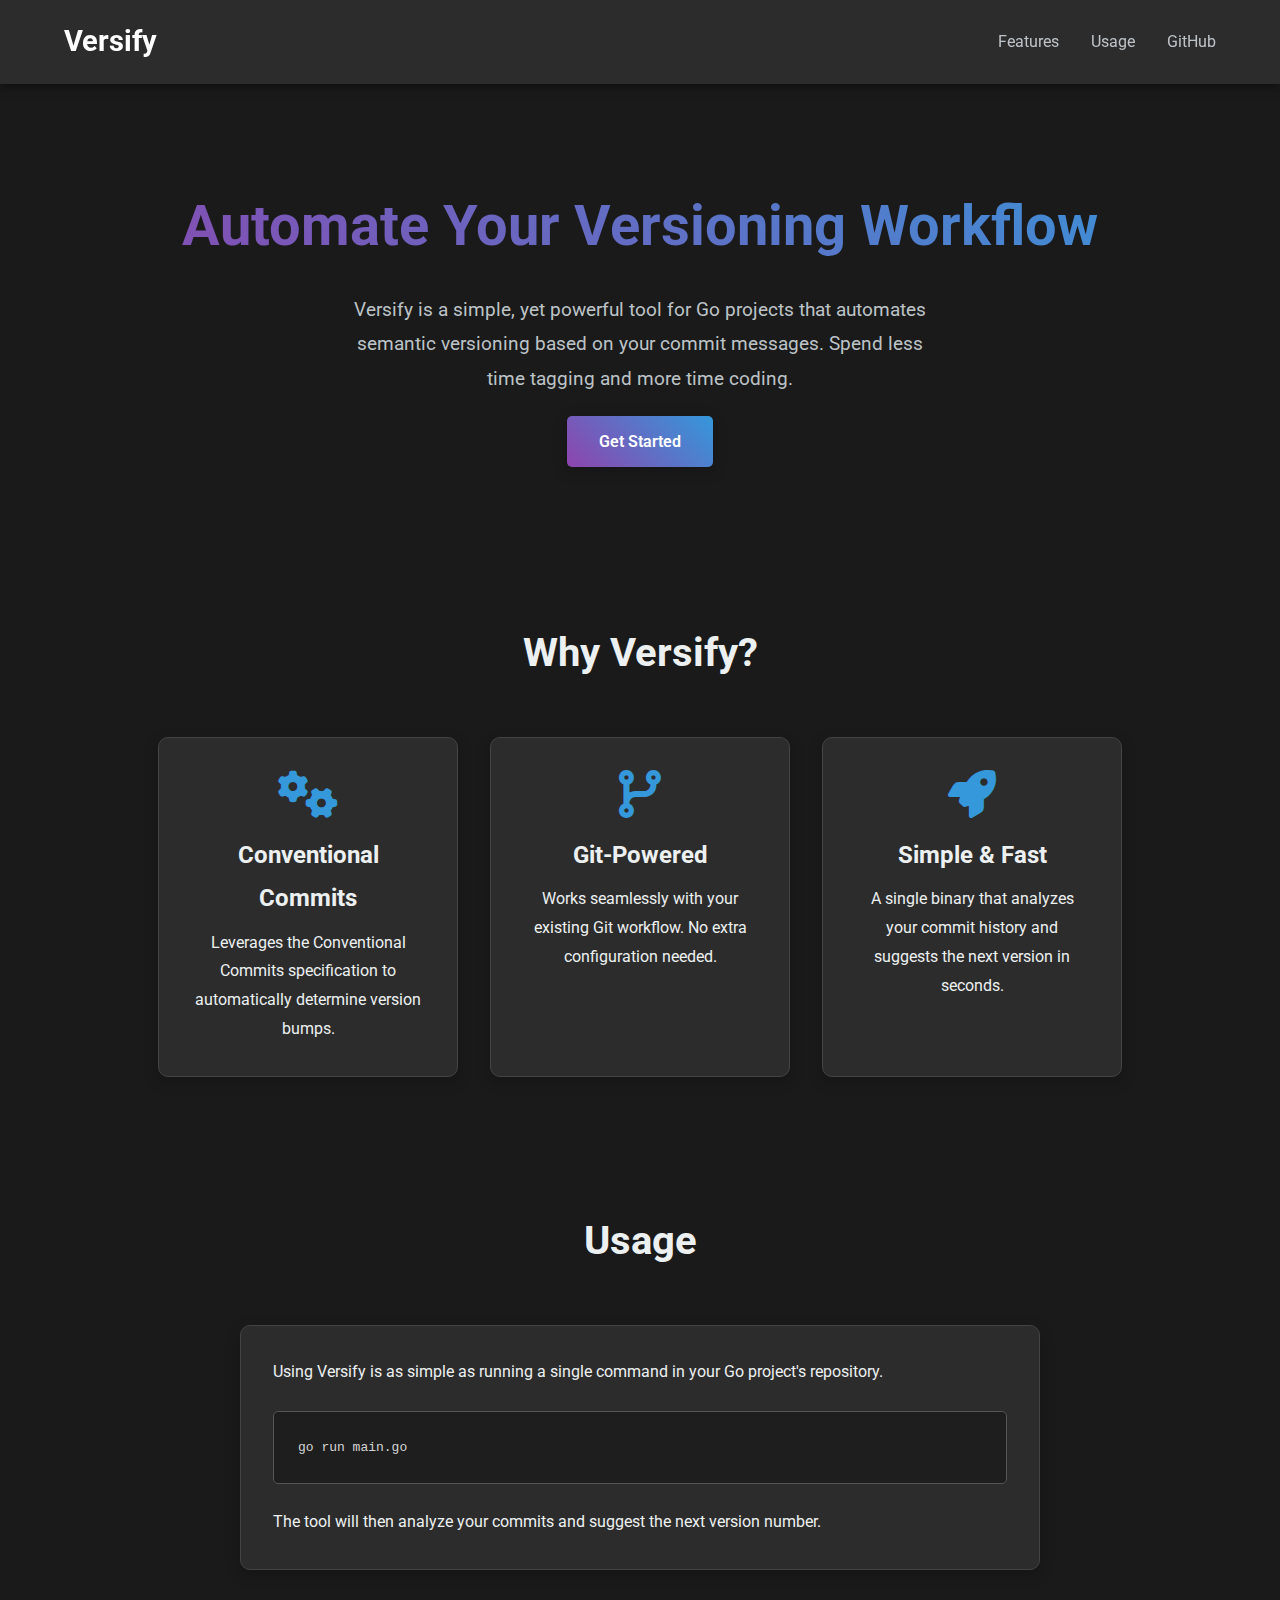
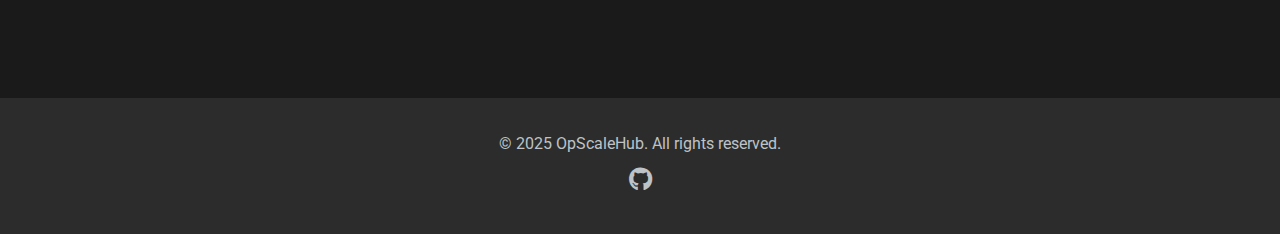
<file: index.html>
<!DOCTYPE html>
<html lang="en">
<head>
    <meta charset="UTF-8">
    <meta name="viewport" content="width=device-width, initial-scale=1.0">
    <title>Versify - Automated SemVer for Go Projects</title>
    <link rel="stylesheet" href="style.css">
    <link rel="stylesheet" href="https://cdnjs.cloudflare.com/ajax/libs/font-awesome/6.2.0/css/all.min.css">
</head>
<body>
    <header>
        <nav>
            <div class="logo">
                <a href="#">Versify</a>
            </div>
            <ul class="nav-links">
                <li><a href="#features">Features</a></li>
                <li><a href="#usage">Usage</a></li>
                <li><a href="https://github.com/OpScaleHub/versify" target="_blank">GitHub</a></li>
            </ul>
        </nav>
    </header>

    <main>
        <section class="hero">
            <div class="hero-content">
                <h1>Automate Your Versioning Workflow</h1>
                <p>Versify is a simple, yet powerful tool for Go projects that automates semantic versioning based on your commit messages. Spend less time tagging and more time coding.</p>
                <a href="https://github.com/OpScaleHub/versify" class="cta-button" target="_blank">Get Started</a>
            </div>
        </section>

        <section id="features" class="features">
            <h2>Why Versify?</h2>
            <div class="feature-cards">
                <div class="card">
                    <i class="fas fa-cogs"></i>
                    <h3>Conventional Commits</h3>
                    <p>Leverages the Conventional Commits specification to automatically determine version bumps.</p>
                </div>
                <div class="card">
                    <i class="fas fa-code-branch"></i>
                    <h3>Git-Powered</h3>
                    <p>Works seamlessly with your existing Git workflow. No extra configuration needed.</p>
                </div>
                <div class="card">
                    <i class="fas fa-rocket"></i>
                    <h3>Simple & Fast</h3>
                    <p>A single binary that analyzes your commit history and suggests the next version in seconds.</p>
                </div>
            </div>
        </section>

        <section id="usage" class="usage">
            <h2>Usage</h2>
            <div class="usage-content">
                <p>Using Versify is as simple as running a single command in your Go project's repository.</p>
                <pre><code>go run main.go</code></pre>
                <p>The tool will then analyze your commits and suggest the next version number.</p>
            </div>
        </section>
    </main>

    <footer>
        <p>&copy; 2025 OpScaleHub. All rights reserved.</p>
        <div class="social-links">
            <a href="https://github.com/OpScaleHub/versify" target="_blank"><i class="fab fa-github"></i></a>
        </div>
    </footer>

    <script src="script.js"></script>
</body>
</html>
</file>
<file: style.css>
@import url('https://fonts.googleapis.com/css2?family=Roboto:wght@300;400;700&display=swap');

:root {
    --primary-color: #8e44ad;
    --secondary-color: #3498db;
    --background-color: #1a1a1a;
    --surface-color: #2c2c2c;
    --text-color: #ecf0f1;
    --muted-text-color: #bdc3c7;
    --white: #fff;
}

* {
    margin: 0;
    padding: 0;
    box-sizing: border-box;
}

body {
    font-family: 'Roboto', sans-serif;
    background-color: var(--background-color);
    color: var(--text-color);
    line-height: 1.8;
}

header {
    background-color: var(--surface-color);
    padding: 1rem 0;
    position: fixed;
    width: 100%;
    top: 0;
    z-index: 1000;
    box-shadow: 0 2px 10px rgba(0, 0, 0, 0.5);
}

nav {
    display: flex;
    justify-content: space-between;
    align-items: center;
    width: 90%;
    margin: 0 auto;
}

.logo a {
    font-size: 1.8rem;
    font-weight: 700;
    color: var(--white);
    text-decoration: none;
}

.nav-links {
    list-style: none;
    display: flex;
}

.nav-links li {
    margin-left: 2rem;
}

.nav-links a {
    color: var(--muted-text-color);
    text-decoration: none;
    font-weight: 400;
    transition: color 0.3s ease;
}

.nav-links a:hover {
    color: var(--white);
}

main {
    padding-top: 80px;
}

.hero {
    text-align: center;
    padding: 6rem 1rem;
}

.hero-content h1 {
    font-size: 3.5rem;
    margin-bottom: 1rem;
    background: -webkit-linear-gradient(45deg, var(--primary-color), var(--secondary-color));
    -webkit-background-clip: text;
    -webkit-text-fill-color: transparent;
}

.hero-content p {
    font-size: 1.2rem;
    margin-bottom: 2rem;
    max-width: 600px;
    margin-left: auto;
    margin-right: auto;
    color: var(--muted-text-color);
}

.cta-button {
    background: linear-gradient(45deg, var(--primary-color), var(--secondary-color));
    color: var(--white);
    padding: 1rem 2rem;
    text-decoration: none;
    border-radius: 5px;
    font-weight: 600;
    transition: transform 0.3s ease, box-shadow 0.3s ease;
    box-shadow: 0 4px 15px rgba(0, 0, 0, 0.2);
}

.cta-button:hover {
    transform: translateY(-3px);
    box-shadow: 0 6px 20px rgba(0, 0, 0, 0.3);
}

.features, .usage {
    padding: 4rem 1rem;
    text-align: center;
}

.features h2, .usage h2 {
    font-size: 2.5rem;
    margin-bottom: 3rem;
}

.feature-cards {
    display: flex;
    justify-content: center;
    gap: 2rem;
    flex-wrap: wrap;
}

.card {
    background: var(--surface-color);
    padding: 2rem;
    border-radius: 10px;
    box-shadow: 0 5px 15px rgba(0, 0, 0, 0.2);
    width: 300px;
    transition: transform 0.3s ease, box-shadow 0.3s ease;
    border: 1px solid #444;
}

.card:hover {
    transform: translateY(-10px);
    box-shadow: 0 10px 20px rgba(0, 0, 0, 0.4);
}

.card i {
    font-size: 3rem;
    color: var(--secondary-color);
    margin-bottom: 1rem;
}

.card h3 {
    font-size: 1.5rem;
    margin-bottom: 0.5rem;
}

.usage-content {
    max-width: 800px;
    margin: 0 auto;
    text-align: left;
    background: var(--surface-color);
    padding: 2rem;
    border-radius: 10px;
    box-shadow: 0 5px 15px rgba(0, 0, 0, 0.2);
    border: 1px solid #444;
}

pre {
    background: #1e1e1e;
    color: #d4d4d4;
    padding: 1.5rem;
    border-radius: 5px;
    margin: 1.5rem 0;
    white-space: pre-wrap;
    word-wrap: break-word;
    border: 1px solid #555;
}

footer {
    background: var(--surface-color);
    color: var(--muted-text-color);
    text-align: center;
    padding: 2rem 0;
    margin-top: 4rem;
}

.social-links a {
    color: var(--muted-text-color);
    font-size: 1.5rem;
    margin: 0 0.5rem;
    transition: color 0.3s ease;
}

.social-links a:hover {
    color: var(--white);
}
</file>
